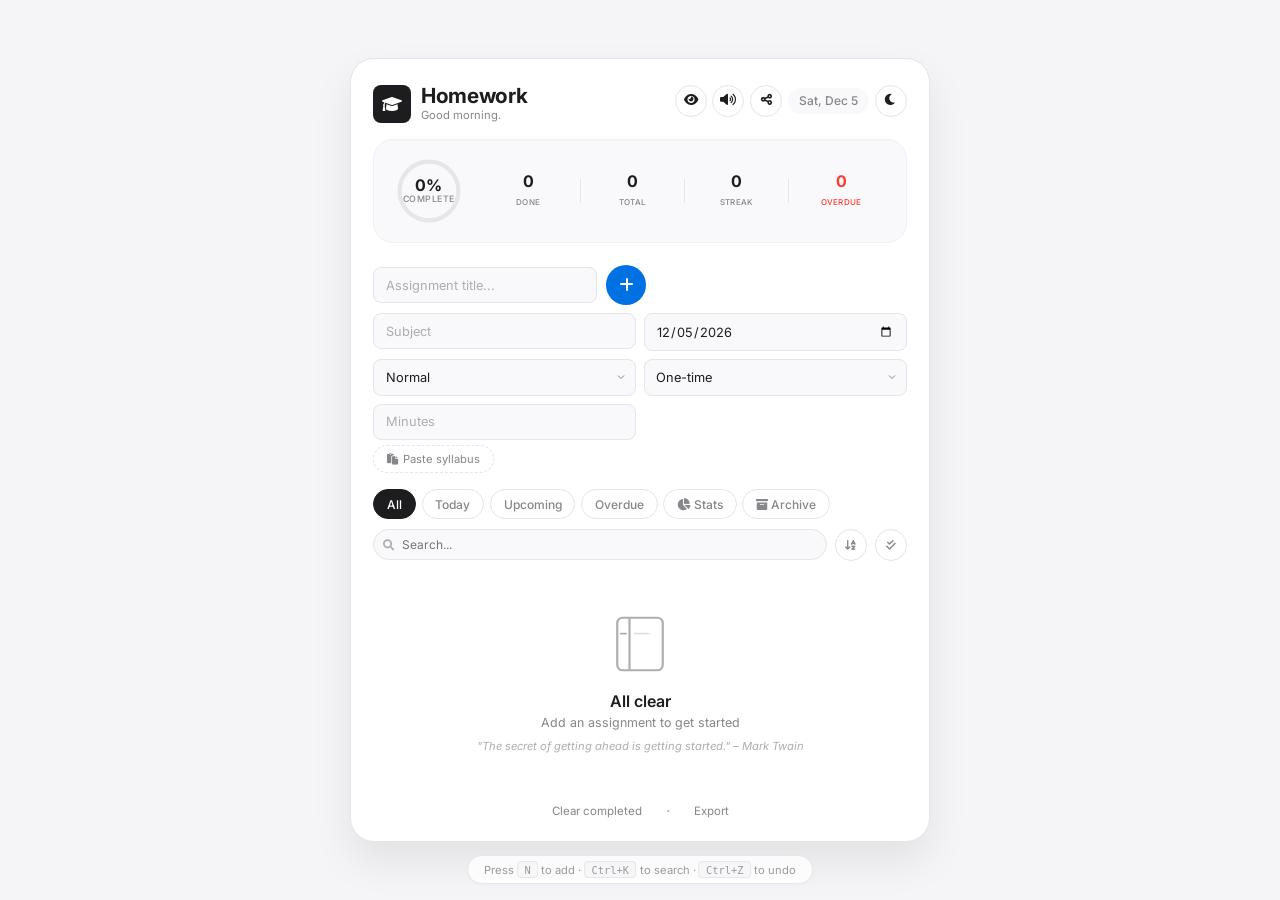
<file: index.html>
<!DOCTYPE html>
<html lang="en">
<head>
  <meta charset="UTF-8">
  <meta name="viewport" content="width=device-width, initial-scale=1.0, maximum-scale=1.0, user-scalable=yes, viewport-fit=cover">
  <title id="tabTitle">Homework • flow</title>
  <link rel="icon" href="data:image/svg+xml,<svg xmlns='http://www.w3.org/2000/svg' viewBox='0 0 100 100'><text y='.9em' font-size='90'>📚</text></svg>">
  <link rel="stylesheet" href="https://cdnjs.cloudflare.com/ajax/libs/font-awesome/6.0.0-beta3/css/all.min.css">
  <link rel="preconnect" href="https://fonts.googleapis.com">
  <link rel="preconnect" href="https://fonts.gstatic.com" crossorigin>
  <link href="https://fonts.googleapis.com/css2?family=Inter:opsz,wght@14..32,300;14..32,400;14..32,500;14..32,600;14..32,700&display=swap" rel="stylesheet">
  <link rel="stylesheet" href="styles.css">
</head>
<body>
  <div class="toast-container" id="toastContainer"></div>
  <canvas id="confettiCanvas" style="position:fixed;inset:0;pointer-events:none;z-index:9999;"></canvas>
  <div class="shortcut-hint" id="shortcutHint">Press <kbd>N</kbd> to add · <kbd>Ctrl+K</kbd> to search · <kbd>Ctrl+Z</kbd> to undo</div>

  <div class="container">
    <div class="skeleton-loader" id="skeletonLoader">
      <div class="skeleton-header"><div class="skeleton-circle"></div><div class="skeleton-lines"><div class="skeleton-line short"></div><div class="skeleton-line"></div></div></div>
      <div class="skeleton-progress"></div>
      <div class="skeleton-card"></div>
      <div class="skeleton-card"></div>
    </div>

    <div id="mainContent" style="display:none;">
      <header class="header">
        <div class="header-top">
          <div class="logo-group">
            <div class="logo-mark" id="logoMark" title="Double-click to customize subject colors"><i class="fas fa-graduation-cap"></i></div>
            <div><h1 class="logo">Homework</h1><p class="logo-subtitle" id="greetingSubtitle">Stay on top of it.</p></div>
          </div>
          <div class="header-actions">
            <button class="icon-btn" id="focusModeBtn" title="Focus Mode"><i class="fas fa-eye"></i></button>
            <button class="icon-btn" id="soundToggleBtn" title="Sound"><i class="fas fa-volume-high"></i></button>
            <button class="icon-btn" id="shareBtn" title="Share"><i class="fas fa-share-nodes"></i></button>
            <div class="date-display" id="currentDate"></div>
            <button class="icon-btn" id="themeToggle"><i class="fas fa-moon"></i></button>
          </div>
        </div>

        <div class="progress-section">
          <div class="progress-ring-container">
            <svg class="progress-ring" viewBox="0 0 100 100">
              <circle class="progress-ring-bg" cx="50" cy="50" r="42"></circle>
              <circle class="progress-ring-fill" id="progressRing" cx="50" cy="50" r="42"></circle>
            </svg>
            <div class="progress-ring-text"><span class="progress-percent" id="progressPercent">0%</span><span class="progress-label">complete</span></div>
          </div>
          <div class="progress-details">
            <div class="progress-stat"><span class="stat-number" id="completedCount">0</span><span class="stat-label">Done</span></div>
            <div class="progress-divider"></div>
            <div class="progress-stat"><span class="stat-number" id="totalCount">0</span><span class="stat-label">Total</span></div>
            <div class="progress-divider"></div>
            <div class="progress-stat"><span class="stat-number" id="streakCount">0</span><span class="stat-label">Streak</span></div>
            <div class="progress-divider"></div>
            <div class="progress-stat"><span class="stat-number" id="overdueCount" style="color:var(--red)">0</span><span class="stat-label" style="color:var(--red)">Overdue</span></div>
          </div>
        </div>

        <div class="smart-suggestion" id="smartSuggestion" style="display:none;">
          <i class="fas fa-lightbulb"></i><span id="suggestionText"></span>
          <button class="suggestion-action" id="suggestionAction">Add</button>
        </div>
        <div class="workload-badge" id="workloadBadge" style="display:none;">
          <i class="fas fa-clock"></i> <span id="workloadText"></span>
        </div>
      </header>

      <section class="add-section">
        <form id="assignmentForm" autocomplete="off">
          <div class="form-row-top">
            <div class="field field-title"><input type="text" id="titleInput" placeholder="Assignment title..." required></div>
            <button type="submit" class="btn-add-circle"><i class="fas fa-plus"></i></button>
          </div>
          <div class="form-row-bottom">
            <div class="field"><input type="text" id="subjectInput" placeholder="Subject" list="subjectSuggestions" required><datalist id="subjectSuggestions"></datalist></div>
            <div class="field"><input type="date" id="dueDateInput" required></div>
            <div class="field"><select id="prioritySelect"><option value="normal">Normal</option><option value="urgent">Urgent</option><option value="low">Low</option></select></div>
            <div class="field"><select id="recurringSelect"><option value="none">One-time</option><option value="daily">Daily</option><option value="weekly">Weekly</option><option value="biweekly">Biweekly</option><option value="monthly">Monthly</option></select></div>
            <div class="field"><input type="number" id="estimateInput" placeholder="Minutes" min="1" max="480"></div>
          </div>
        </form>
        <button class="btn-paste" id="pasteSyllabusBtn"><i class="fas fa-paste"></i> Paste syllabus</button>
      </section>

      <div class="controls-section">
        <div class="filter-scroll">
          <button class="filter-chip active" data-filter="all">All</button>
          <button class="filter-chip" data-filter="today">Today</button>
          <button class="filter-chip" data-filter="upcoming">Upcoming</button>
          <button class="filter-chip" data-filter="overdue">Overdue</button>
          <button class="filter-chip" data-filter="dashboard"><i class="fas fa-chart-pie"></i> Stats</button>
          <button class="filter-chip" data-filter="archive"><i class="fas fa-archive"></i> Archive</button>
        </div>
        <div class="search-sort-row">
          <div class="search-box"><i class="fas fa-search"></i><input type="text" id="searchInput" placeholder="Search..."></div>
          <button class="sort-btn" id="sortBtn" title="Sort"><i class="fas fa-arrow-down-a-z"></i></button>
          <button class="sort-btn" id="bulkSelectBtn" title="Bulk select"><i class="fas fa-check-double"></i></button>
        </div>
      </div>

      <section class="assignments-list" id="assignmentsList"></section>
      <section class="dashboard-view" id="dashboardView" style="display:none;">
        <div class="dashboard-grid">
          <div class="dash-card"><h3 class="dash-card-title">By Subject</h3><div class="subject-chart" id="subjectChart"></div></div>
          <div class="dash-card"><h3 class="dash-card-title">This Week</h3><div class="week-stats" id="weekStats"></div></div>
          <div class="dash-card full-width"><h3 class="dash-card-title">Trend</h3><div class="trend-bars" id="trendBars"></div></div>
        </div>
      </section>
      <section class="archive-view" id="archiveView" style="display:none;"></section>

      <div class="footer-action">
        <button class="btn-text" id="clearCompletedBtn">Clear completed</button>
        <span class="footer-dot">·</span>
        <button class="btn-text" id="exportBtn">Export</button>
        <span class="footer-dot" id="bulkDeleteDot" style="display:none;">·</span>
        <button class="btn-text" id="bulkDeleteBtn" style="display:none;">Delete selected</button>
      </div>
    </div>

    <div class="modal-overlay" id="detailModal" style="display:none;">
      <div class="modal-card">
        <div class="modal-header"><h3>Details</h3><button class="modal-close" id="modalClose"><i class="fas fa-times"></i></button></div>
        <div class="modal-body">
          <div class="modal-field"><label>Title</label><p id="modalAssignmentTitle"></p></div>
          <div class="modal-field"><label>Subject</label><p id="modalSubject"></p></div>
          <div class="modal-field"><label>Due</label><p id="modalDueDate"></p></div>
          <div class="modal-field"><label>Priority</label><p id="modalPriority"></p></div>
          <div class="modal-field"><label>Recurring</label><p id="modalRecurring"></p></div>
          <div class="modal-field"><label>Est. Time</label><p id="modalEstimate"></p></div>
          <div class="modal-field"><label>Notes</label><textarea id="modalNotes" placeholder="Add notes..."></textarea></div>
          <div class="modal-actions"><button class="btn-modal btn-delete" id="modalDelete">Delete</button><button class="btn-modal btn-save" id="modalSave">Save</button></div>
        </div>
      </div>
    </div>

    <div class="modal-overlay" id="shareModal" style="display:none;">
      <div class="modal-card">
        <div class="modal-header"><h3>Share</h3><button class="modal-close" id="shareModalClose"><i class="fas fa-times"></i></button></div>
        <div class="modal-body">
          <p style="font-size:0.82rem;color:var(--text-secondary);margin-bottom:0.8rem;">Anyone with this link can view:</p>
          <div class="share-link-box"><input type="text" id="shareLinkInput" readonly><button class="btn-modal btn-save" id="copyShareLink">Copy</button></div>
        </div>
      </div>
    </div>

    <div class="modal-overlay" id="pasteModal" style="display:none;">
      <div class="modal-card">
        <div class="modal-header"><h3>Paste Syllabus</h3><button class="modal-close" id="pasteModalClose"><i class="fas fa-times"></i></button></div>
        <div class="modal-body">
          <p style="font-size:0.78rem;color:var(--text-secondary);margin-bottom:0.6rem;">Paste your syllabus text — I'll extract assignments.</p>
          <textarea id="pasteTextarea" rows="6" placeholder="Math: Problem Set 5 due Apr 28&#10;Science: Lab Report due Apr 25..." style="width:100%;background:var(--surface-secondary);border:1px solid var(--border);color:var(--text-primary);padding:0.6rem;border-radius:8px;font-family:'Inter',sans-serif;font-size:0.82rem;resize:vertical;"></textarea>
          <div class="modal-actions" style="margin-top:0.8rem;"><button class="btn-modal btn-save" id="pasteExtractBtn">Extract</button></div>
        </div>
      </div>
    </div>

    <div class="modal-overlay" id="subjectColorModal" style="display:none;">
      <div class="modal-card">
        <div class="modal-header"><h3>Subject Colors</h3><button class="modal-close" id="subjectColorClose"><i class="fas fa-times"></i></button></div>
        <div class="modal-body" id="subjectColorList"></div>
      </div>
    </div>
  </div>

  <script src="app.js"></script>
</body>
</html>
</file>
<file: styles.css>
* { margin:0; padding:0; box-sizing:border-box; }
:root {
  --bg:#f5f5f7; --surface:#fff; --surface-secondary:#f9f9fb;
  --text-primary:#1d1d1f; --text-secondary:#86868b; --text-tertiary:#aeaeb2;
  --border:#e5e5ea; --border-subtle:#f0f0f5;
  --accent:#0071e3; --accent-hover:#0077ed;
  --red:#ff3b30; --green:#34c759; --orange:#ff9500;
  --shadow-sm:0 1px 3px rgba(0,0,0,0.04); --shadow-md:0 4px 12px rgba(0,0,0,0.06); --shadow-lg:0 20px 40px rgba(0,0,0,0.08);
  --radius-sm:8px; --radius-md:12px; --radius-lg:20px; --radius-xl:24px;
  --transition:0.25s cubic-bezier(0.4,0,0.2,1);
}
[data-theme="dark"] {
  --bg:#000; --surface:#1c1c1e; --surface-secondary:#2c2c2e;
  --text-primary:#f5f5f7; --text-secondary:#98989d; --text-tertiary:#636366;
  --border:#38383a; --border-subtle:#2c2c2e;
  --accent:#0a84ff; --accent-hover:#409cff;
  --shadow-sm:0 1px 3px rgba(0,0,0,0.3); --shadow-md:0 4px 12px rgba(0,0,0,0.4); --shadow-lg:0 20px 40px rgba(0,0,0,0.5);
}
body {
  background:var(--bg); font-family:'Inter',-apple-system,BlinkMacSystemFont,sans-serif;
  display:flex; justify-content:center; align-items:center; min-height:100vh;
  padding:1rem; color:var(--text-primary);
  -webkit-font-smoothing:antialiased; transition:background var(--transition),color var(--transition);
  overflow-x:hidden;
}
.container {
  width:100%; max-width:580px; background:var(--surface); border-radius:var(--radius-xl);
  padding:1.6rem 1.4rem 1rem; box-shadow:var(--shadow-lg); border:1px solid var(--border);
  transition:all var(--transition); position:relative;
}
.shortcut-hint {
  position:fixed; bottom:1rem; left:50%; transform:translateX(-50%);
  background:var(--surface); color:var(--text-secondary); padding:0.4rem 1rem;
  border-radius:20px; font-size:0.7rem; border:1px solid var(--border);
  box-shadow:var(--shadow-sm); z-index:100; opacity:0.8; pointer-events:none;
}
.shortcut-hint kbd {
  background:var(--surface-secondary); padding:0.1rem 0.4rem; border-radius:4px;
  border:1px solid var(--border); font-size:0.65rem;
}
.toast-container { position:fixed; top:1rem; right:1rem; z-index:10000; display:flex; flex-direction:column; gap:0.5rem; }
.toast {
  background:var(--surface); color:var(--text-primary); padding:0.7rem 1.2rem;
  border-radius:var(--radius-md); box-shadow:var(--shadow-md); font-size:0.82rem; font-weight:500;
  border:1px solid var(--border); animation:slideInRight 0.3s ease, fadeOut 0.3s ease 3s forwards;
  max-width:320px; display:flex; align-items:center; gap:0.6rem;
}
.toast .undo-btn { margin-left:auto; background:var(--accent); color:#fff; border:none; padding:0.25rem 0.7rem; border-radius:20px; font-size:0.7rem; font-weight:600; cursor:pointer; }
@keyframes slideInRight { from{transform:translateX(100%);opacity:0} to{transform:translateX(0);opacity:1} }
@keyframes fadeOut { to{opacity:0;transform:translateY(-10px)} }
.skeleton-loader { display:flex; flex-direction:column; gap:1rem; padding:0.5rem 0; }
.skeleton-header { display:flex; align-items:center; gap:0.8rem; }
.skeleton-circle { width:38px; height:38px; border-radius:8px; background:var(--border); animation:shimmer 1.5s infinite; }
.skeleton-lines { display:flex; flex-direction:column; gap:0.4rem; flex:1; }
.skeleton-line { height:12px; border-radius:6px; background:var(--border); animation:shimmer 1.5s infinite; width:100%; }
.skeleton-line.short { width:50%; }
.skeleton-progress { height:80px; border-radius:var(--radius-lg); background:var(--border); animation:shimmer 1.5s infinite; }
.skeleton-card { height:54px; border-radius:var(--radius-md); background:var(--border); animation:shimmer 1.5s infinite; }
@keyframes shimmer { 0%{opacity:1} 50%{opacity:0.4} 100%{opacity:1} }
.header { margin-bottom:1.4rem; }
.header-top { display:flex; justify-content:space-between; align-items:flex-start; margin-bottom:1rem; }
.logo-group { display:flex; align-items:center; gap:0.6rem; cursor:default; }
.logo-mark { width:38px; height:38px; background:var(--text-primary); color:var(--surface); border-radius:var(--radius-sm); display:flex; align-items:center; justify-content:center; font-size:1rem; transition:all var(--transition); }
.logo { font-size:1.3rem; font-weight:700; letter-spacing:-0.3px; line-height:1.1; }
.logo-subtitle { font-size:0.7rem; font-weight:400; color:var(--text-secondary); }
.header-actions { display:flex; align-items:center; gap:0.35rem; flex-wrap:wrap; }
.icon-btn { width:32px; height:32px; border-radius:50%; border:1px solid var(--border); background:var(--surface); color:var(--text-primary); cursor:pointer; display:flex; align-items:center; justify-content:center; font-size:0.8rem; transition:all var(--transition); flex-shrink:0; }
.icon-btn:hover { background:var(--surface-secondary); }
.icon-btn.active { background:var(--accent); color:#fff; border-color:var(--accent); }
.date-display { font-size:0.75rem; font-weight:500; color:var(--text-secondary); background:var(--surface-secondary); padding:0.35rem 0.7rem; border-radius:20px; white-space:nowrap; }
.workload-badge { background:rgba(0,113,227,0.06); border:1px solid rgba(0,113,227,0.2); border-radius:var(--radius-md); padding:0.5rem 0.8rem; margin-top:0.5rem; font-size:0.72rem; color:var(--accent); display:flex; align-items:center; gap:0.4rem; }
.progress-section { background:var(--surface-secondary); border-radius:var(--radius-lg); padding:1rem 1.2rem; display:flex; align-items:center; gap:1.2rem; border:1px solid var(--border-subtle); transition:all var(--transition); flex-wrap:wrap; }
.progress-ring-container { position:relative; width:70px; height:70px; flex-shrink:0; }
.progress-ring { width:100%; height:100%; transform:rotate(-90deg); }
.progress-ring-bg { fill:none; stroke:var(--border); stroke-width:6; }
.progress-ring-fill { fill:none; stroke:var(--accent); stroke-width:6; stroke-linecap:round; stroke-dasharray:263.89; stroke-dashoffset:263.89; transition:stroke-dashoffset 0.6s cubic-bezier(0.4,0,0.2,1); }
.progress-ring-text { position:absolute; inset:0; display:flex; flex-direction:column; align-items:center; justify-content:center; }
.progress-percent { font-size:1rem; font-weight:700; line-height:1; }
.progress-label { font-size:0.55rem; font-weight:500; color:var(--text-secondary); text-transform:uppercase; letter-spacing:0.5px; }
.progress-details { display:flex; align-items:center; gap:0.4rem; flex:1; min-width:0; }
.progress-stat { text-align:center; flex:1; min-width:0; }
.stat-number { font-size:1rem; font-weight:700; display:block; line-height:1; transition:all 0.3s ease; }
.stat-label { font-size:0.5rem; font-weight:500; color:var(--text-secondary); text-transform:uppercase; letter-spacing:0.3px; }
.progress-divider { width:1px; height:24px; background:var(--border); }
.smart-suggestion { background:rgba(0,113,227,0.06); border:1px solid rgba(0,113,227,0.2); border-radius:var(--radius-md); padding:0.6rem 0.9rem; margin-top:0.5rem; display:flex; align-items:center; gap:0.6rem; font-size:0.75rem; color:var(--accent); }
.suggestion-action { margin-left:auto; background:var(--accent); color:#fff; border:none; padding:0.3rem 0.8rem; border-radius:20px; font-size:0.7rem; font-weight:600; cursor:pointer; flex-shrink:0; z-index:1; }
.suggestion-action:hover { background:var(--accent-hover); }
.add-section { margin-bottom:1rem; }
#assignmentForm { display:flex; flex-direction:column; gap:0.5rem; }
.form-row-top { display:flex; gap:0.6rem; align-items:center; }
.form-row-bottom { display:grid; grid-template-columns:1fr 1fr; gap:0.5rem; }
.field { min-width:0; }
.field input[type="date"] { min-width:0; }
.field input,.field select {
  width:100%; background:var(--surface-secondary); border:1px solid var(--border);
  color:var(--text-primary); padding:0.6rem 0.7rem; border-radius:var(--radius-sm);
  font-family:'Inter',sans-serif; font-size:0.8rem; outline:none;
  transition:all var(--transition); position:relative; z-index:1;
}
.field select:focus { z-index:10; }
.field input::placeholder { color:var(--text-tertiary); }
.field input:focus,.field select:focus { border-color:var(--accent); box-shadow:0 0 0 3px rgba(0,113,227,0.12); background:var(--surface); }
.field select {
  cursor:pointer; appearance:none; -webkit-appearance:none;
  background-image:url("data:image/svg+xml,%3Csvg xmlns='http://www.w3.org/2000/svg' width='12' height='12' viewBox='0 0 24 24' fill='none' stroke='%2386868b' stroke-width='2'%3E%3Cpath d='M6 9l6 6 6-6'/%3E%3C/svg%3E");
  background-repeat:no-repeat; background-position:right 8px center; padding-right:28px;
}
.btn-add-circle { width:40px; height:40px; min-width:40px; border-radius:50%; background:var(--accent); color:#fff; border:none; font-size:1rem; cursor:pointer; display:flex; align-items:center; justify-content:center; transition:all var(--transition); flex-shrink:0; }
.btn-add-circle:hover { background:var(--accent-hover); transform:scale(1.05); }
.btn-paste { background:none; border:1px dashed var(--border); color:var(--text-secondary); padding:0.4rem 0.8rem; border-radius:20px; font-size:0.7rem; font-family:'Inter',sans-serif; cursor:pointer; margin-top:0.3rem; transition:all var(--transition); display:inline-flex; align-items:center; gap:0.3rem; }
.btn-paste:hover { border-color:var(--accent); color:var(--accent); }
.controls-section { display:flex; flex-direction:column; gap:0.6rem; margin-bottom:1rem; }
.filter-scroll { display:flex; gap:0.35rem; overflow-x:auto; scrollbar-width:none; }
.filter-scroll::-webkit-scrollbar { display:none; }
.filter-chip { padding:0.4rem 0.8rem; border-radius:20px; border:1px solid var(--border); background:var(--surface); color:var(--text-secondary); font-size:0.75rem; font-weight:500; font-family:'Inter',sans-serif; cursor:pointer; white-space:nowrap; transition:all var(--transition); }
.filter-chip.active { background:var(--text-primary); color:var(--surface); border-color:var(--text-primary); }
.filter-chip:hover:not(.active) { background:var(--surface-secondary); }
.search-sort-row { display:flex; gap:0.5rem; align-items:center; }
.search-box { position:relative; flex:1; }
.search-box i { position:absolute; left:10px; top:50%; transform:translateY(-50%); color:var(--text-tertiary); font-size:0.7rem; }
.search-box input { width:100%; background:var(--surface-secondary); border:1px solid var(--border); color:var(--text-primary); padding:0.45rem 0.6rem 0.45rem 1.7rem; border-radius:20px; font-family:'Inter',sans-serif; font-size:0.75rem; outline:none; transition:all var(--transition); }
.sort-btn { width:32px; height:32px; border-radius:50%; border:1px solid var(--border); background:var(--surface); color:var(--text-secondary); cursor:pointer; display:flex; align-items:center; justify-content:center; font-size:0.7rem; transition:all var(--transition); flex-shrink:0; }
.sort-btn:hover { background:var(--surface-secondary); }
.sort-btn.active { background:var(--accent); color:#fff; border-color:var(--accent); }
.assignments-list { display:flex; flex-direction:column; gap:0.45rem; min-height:80px; }
.assignment-card {
  background:var(--surface); border:1px solid var(--border); border-radius:var(--radius-md);
  padding:0.7rem 0.85rem; display:flex; align-items:center; gap:0.5rem;
  cursor:grab; transition:all 0.2s ease; animation:cardIn 0.3s ease;
  position:relative; overflow:hidden; touch-action:pan-y; user-select:none;
}
.assignment-card:active { cursor:grabbing; }
.assignment-card:hover { box-shadow:var(--shadow-md); }
.assignment-card.dragging { opacity:0.5; transform:scale(0.98); box-shadow:var(--shadow-lg); }
.assignment-card.drag-over { border-color:var(--accent); border-style:dashed; }
.assignment-card.completed { opacity:0.5; }
.assignment-card.completed .assignment-title { text-decoration:line-through; }
.assignment-card.selected { border-color:var(--accent); background:rgba(0,113,227,0.04); }
.assignment-card .due-urgency-border { position:absolute; left:0; top:0; bottom:0; width:3px; transition:all var(--transition); }
.assignment-card .due-urgency-border.soon { background:var(--orange); }
.assignment-card .due-urgency-border.overdue { background:var(--red); }
.assignment-left { display:flex; align-items:center; gap:0.6rem; flex:1; min-width:0; }
.priority-indicator { width:4px; height:28px; border-radius:4px; background:var(--text-tertiary); flex-shrink:0; }
.priority-indicator.urgent { background:var(--red); }
.priority-indicator.low { background:var(--green); }
.assignment-content { display:flex; flex-direction:column; gap:0.1rem; min-width:0; }
.assignment-title { font-size:0.85rem; font-weight:600; white-space:nowrap; overflow:hidden; text-overflow:ellipsis; }
.assignment-meta { display:flex; gap:0.4rem; align-items:center; font-size:0.68rem; color:var(--text-secondary); flex-wrap:wrap; }
.subject-tag { padding:0.12rem 0.45rem; border-radius:10px; font-weight:500; color:#fff; font-size:0.62rem; }
.due-tag { display:flex; align-items:center; gap:0.15rem; }
.due-tag.overdue { color:var(--red); font-weight:600; }
.due-tag.today { color:var(--accent); font-weight:600; }
.due-tag.soon { color:var(--orange); font-weight:500; }
.recurring-badge { font-size:0.58rem; color:var(--text-tertiary); }
.estimate-badge { font-size:0.58rem; color:var(--text-tertiary); background:var(--surface-secondary); padding:0.1rem 0.35rem; border-radius:8px; }
.check-btn { width:22px; height:22px; min-width:22px; border-radius:50%; border:2px solid var(--border); background:transparent; cursor:pointer; display:flex; align-items:center; justify-content:center; color:transparent; font-size:0.6rem; transition:all var(--transition); flex-shrink:0; z-index:2; }
.check-btn:hover { border-color:var(--accent); }
.assignment-card.completed .check-btn { background:var(--green); border-color:var(--green); color:#fff; animation:popIn 0.3s ease; }
.select-checkbox { width:20px; height:20px; border-radius:50%; border:2px solid var(--border); display:flex; align-items:center; justify-content:center; font-size:0.6rem; color:transparent; transition:all var(--transition); cursor:pointer; flex-shrink:0; }
.assignment-card.selected .select-checkbox { background:var(--accent); border-color:var(--accent); color:#fff; }
.dashboard-view { margin-bottom:1rem; }
.dashboard-grid { display:grid; grid-template-columns:1fr 1fr; gap:0.6rem; }
.dash-card { background:var(--surface-secondary); border-radius:var(--radius-md); padding:0.9rem; border:1px solid var(--border-subtle); }
.dash-card.full-width { grid-column:1/-1; }
.dash-card-title { font-size:0.7rem; font-weight:600; text-transform:uppercase; letter-spacing:0.5px; color:var(--text-secondary); margin-bottom:0.6rem; }
.subject-chart { display:flex; flex-direction:column; gap:0.35rem; }
.subject-row { display:flex; align-items:center; gap:0.5rem; font-size:0.7rem; }
.subject-dot { width:8px; height:8px; border-radius:50%; flex-shrink:0; }
.subject-bar-container { flex:1; height:4px; background:var(--border); border-radius:4px; overflow:hidden; }
.subject-bar { height:100%; border-radius:4px; transition:width 0.5s ease; }
.week-stats { display:flex; flex-direction:column; gap:0.4rem; font-size:0.72rem; }
.week-stat-row { display:flex; justify-content:space-between; color:var(--text-secondary); }
.week-stat-row span:last-child { font-weight:600; color:var(--text-primary); }
.trend-bars { display:flex; align-items:flex-end; gap:0.4rem; height:60px; }
.trend-bar-wrapper { flex:1; display:flex; flex-direction:column; align-items:center; gap:3px; }
.trend-bar { width:100%; border-radius:4px 4px 0 0; min-height:2px; transition:height 0.5s ease; }
.trend-bar.today { background:var(--accent) !important; }
.trend-label { font-size:0.55rem; color:var(--text-tertiary); }
.trend-label.today { color:var(--accent); font-weight:700; }
.archive-view { display:flex; flex-direction:column; gap:0.45rem; }
.modal-overlay { position:fixed; inset:0; background:rgba(0,0,0,0.4); backdrop-filter:blur(4px); z-index:1000; display:flex; align-items:center; justify-content:center; animation:fadeIn 0.2s ease; }
.modal-card { background:var(--surface); border-radius:var(--radius-lg); padding:1.2rem; width:90%; max-width:400px; box-shadow:var(--shadow-lg); border:1px solid var(--border); max-height:90vh; overflow-y:auto; }
.modal-header { display:flex; justify-content:space-between; align-items:center; margin-bottom:1rem; }
.modal-header h3 { font-size:1rem; font-weight:600; }
.modal-close { background:none; border:none; color:var(--text-secondary); cursor:pointer; font-size:1rem; padding:0.3rem; }
.modal-field { margin-bottom:0.8rem; }
.modal-field label { font-size:0.65rem; font-weight:600; text-transform:uppercase; letter-spacing:0.5px; color:var(--text-secondary); display:block; margin-bottom:0.2rem; }
.modal-field p { font-size:0.85rem; }
.modal-field textarea { width:100%; background:var(--surface-secondary); border:1px solid var(--border); color:var(--text-primary); padding:0.6rem; border-radius:var(--radius-sm); font-family:'Inter',sans-serif; font-size:0.82rem; resize:vertical; min-height:60px; outline:none; }
.modal-field textarea:focus { border-color:var(--accent); }
.modal-actions { display:flex; gap:0.5rem; justify-content:flex-end; margin-top:1rem; }
.btn-modal { padding:0.5rem 1rem; border-radius:20px; font-size:0.75rem; font-weight:500; font-family:'Inter',sans-serif; cursor:pointer; border:none; transition:all var(--transition); }
.btn-save { background:var(--accent); color:#fff; }
.btn-save:hover { background:var(--accent-hover); }
.btn-delete { background:transparent; color:var(--red); border:1px solid var(--red); }
.btn-delete:hover { background:rgba(255,59,48,0.08); }
.share-link-box { display:flex; gap:0.5rem; }
.share-link-box input { flex:1; background:var(--surface-secondary); border:1px solid var(--border); color:var(--text-primary); padding:0.5rem 0.7rem; border-radius:var(--radius-sm); font-family:'Inter',sans-serif; font-size:0.75rem; }
.footer-action { text-align:center; margin-top:0.8rem; display:flex; justify-content:center; gap:0.5rem; align-items:center; flex-wrap:wrap; }
.btn-text { background:none; border:none; color:var(--text-secondary); font-size:0.72rem; font-family:'Inter',sans-serif; cursor:pointer; padding:0.4rem 1rem; border-radius:20px; transition:all var(--transition); }
.btn-text:hover { color:var(--red); background:rgba(255,59,48,0.08); }
.footer-dot { color:var(--text-tertiary); }
.empty-state { text-align:center; padding:2rem 1rem; }
.empty-icon { margin-bottom:0.8rem; color:var(--text-tertiary); display:flex; justify-content:center; }
.empty-icon svg { color:var(--text-tertiary); }
.empty-title { font-weight:600; font-size:1rem; color:var(--text-primary); }
.empty-sub { font-size:0.78rem; color:var(--text-secondary); margin-top:0.2rem; }
.empty-quote { font-size:0.7rem; color:var(--text-tertiary); font-style:italic; margin-top:0.6rem; }
@keyframes cardIn { from{opacity:0;transform:translateY(6px)} to{opacity:1;transform:translateY(0)} }
@keyframes popIn { 0%{transform:scale(0.8)} 50%{transform:scale(1.2)} 100%{transform:scale(1)} }
@keyframes fadeIn { from{opacity:0} to{opacity:1} }
@media (max-width:480px) {
  .container { padding:1.1rem 0.8rem 0.7rem; border-radius:var(--radius-lg); }
  .header-actions { gap:0.15rem; }
  .icon-btn { width:28px; height:28px; font-size:0.7rem; }
  .date-display { font-size:0.65rem; padding:0.25rem 0.5rem; }
  .form-row-bottom { grid-template-columns:1fr; }
  .dashboard-grid { grid-template-columns:1fr; }
  .progress-section { padding:0.7rem; gap:0.6rem; }
  .progress-details { gap:0.2rem; }
  .progress-stat { min-width:0; }
  .stat-number { font-size:0.85rem; }
  .filter-chip { padding:0.35rem 0.6rem; font-size:0.7rem; }
}
</file>
